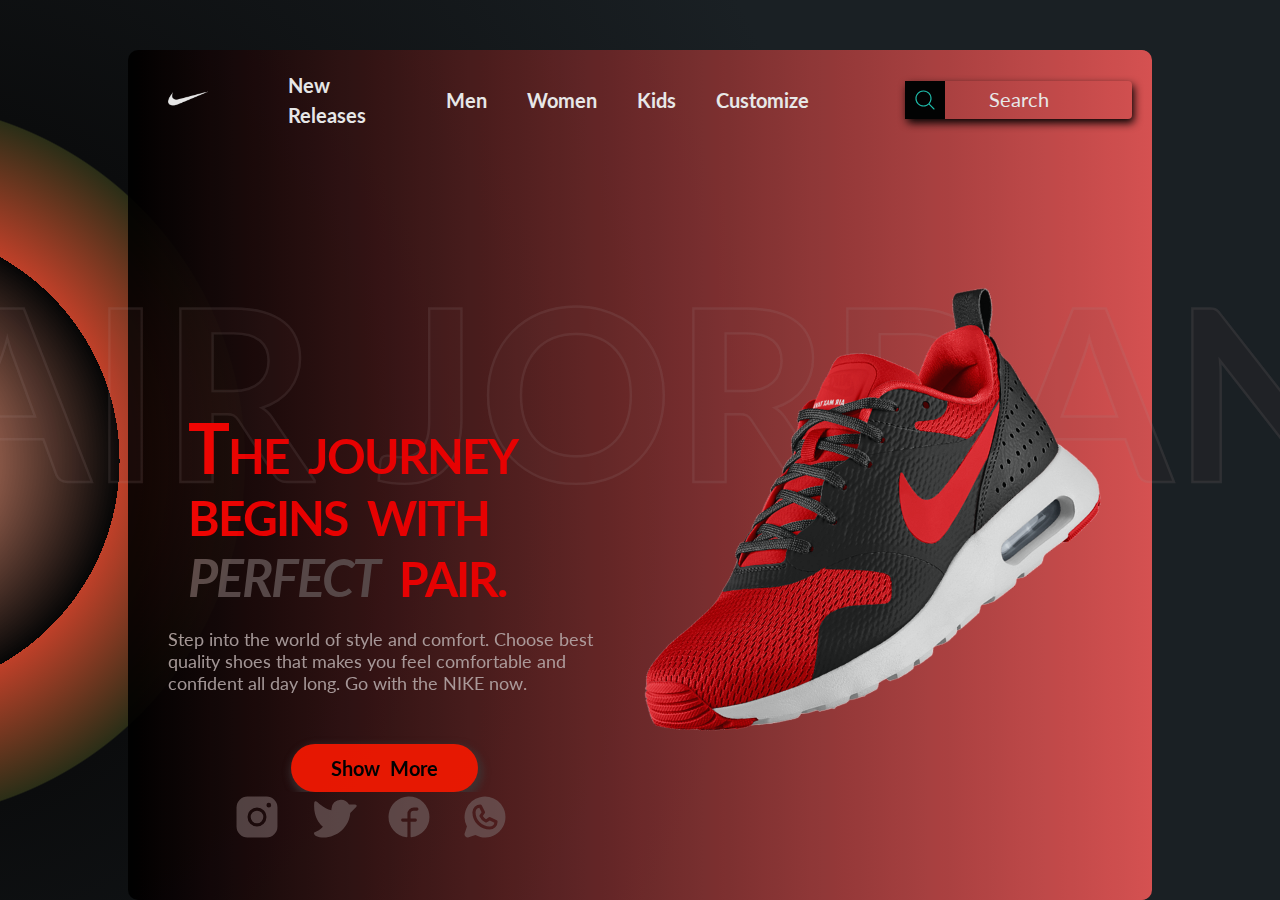
<file: landing-page/index.html>
<!DOCTYPE html>
<html lang="en">
<head>
  <meta charset="UTF-8">
  <meta name="viewport" content="width=device-width, initial-scale=1.0">
  <title>NIKE SHOES</title>
  <link rel="stylesheet" href="style.css">
</head>
<body>
  <div class="container">
    <div class="upper-part">
      <div class="main-header">

        <!-- LEFT HEADER -->
        <div class="main-left-header">
          <div class="nike-logo">
            <img src="img/nike-logo.png" alt="">
            <!-- <img src="img/shoe1.png" alt=""> -->
          </div>
          <nav class="navigation">
            <a href="#">New Releases</a>
            <a href="#">Men</a>
            <a href="#">Women</a>
            <a href="#">Kids</a>
            <a href="#">Customize</a>
          </nav>
        </div>

        <!-- RIGHT HEADER -->
        <div class="main-right-header">
          <div class="search-bar">
            <div class="search-icon">
              <svg xmlns="http://www.w3.org/2000/svg" width="24" height="24" fill="#20d0bc" viewBox="0 0 256 256"><path d="M228.24,219.76l-51.38-51.38a86.15,86.15,0,1,0-8.48,8.48l51.38,51.38a6,6,0,0,0,8.48-8.48ZM38,112a74,74,0,1,1,74,74A74.09,74.09,0,0,1,38,112Z"></path></svg>
            </div>
            <div class="search-box">
              <input type="text" placeholder="Search">
            </div>
          </div>
        </div>
      </div>
    </div>

    <!-- SECTION 1-->
    <div class="main-top-section">
      <div class="bg-text">
        <p>AIR</p>
        <p>JORDAN</p>
      </div>

      <div class="main-section">
        <div class="main-section-left">
          <div class="slogan">
            <p>The Journey begins with <span>perfect</span> pair.</p>
          </div>
          <div class="description">
            <p>Step into the world of style and comfort. Choose best quality shoes that makes you feel comfortable and confident all day long. Go with the NIKE now.</p>
          </div>
          <div class="show-more-btn">
            <a href="#">Show More</a>
          </div>
        </div>

        <div class="main-section-right">
          <div class="shoe-image">
            <!-- <img src="img/main-shoe.png" alt="Nike shoes"> -->
            <img src="img/shoe1.png" alt="">
          </div>
        </div>
      </div>
    </div>

    <div class="social-media-links">
      <div class="social-link">
        <svg class="instagram" xmlns="http://www.w3.org/2000/svg" width="56" height="56" fill="#bd142d" viewBox="0 0 256 256"><path d="M176,24H80A56.06,56.06,0,0,0,24,80v96a56.06,56.06,0,0,0,56,56h96a56.06,56.06,0,0,0,56-56V80A56.06,56.06,0,0,0,176,24ZM128,176a48,48,0,1,1,48-48A48.05,48.05,0,0,1,128,176Zm60-96a12,12,0,1,1,12-12A12,12,0,0,1,188,80Zm-28,48a32,32,0,1,1-32-32A32,32,0,0,1,160,128Z"></path></svg>
      </div>
      <div class="social-link">
        <svg class="twitter" xmlns="http://www.w3.org/2000/svg" width="56" height="56" fill="#bd142d" viewBox="0 0 256 256"><path d="M245.66,77.66l-29.9,29.9C209.72,177.58,150.67,232,80,232c-14.52,0-26.49-2.3-35.58-6.84-7.33-3.67-10.33-7.6-11.08-8.72a8,8,0,0,1,3.85-11.93c.26-.1,24.24-9.31,39.47-26.84a110.93,110.93,0,0,1-21.88-24.2c-12.4-18.41-26.28-50.39-22-98.18a8,8,0,0,1,13.65-4.92c.35.35,33.28,33.1,73.54,43.72V88a47.87,47.87,0,0,1,14.36-34.3A46.87,46.87,0,0,1,168.1,40a48.66,48.66,0,0,1,41.47,24H240a8,8,0,0,1,5.66,13.66Z"></path></svg>
      </div>
      <div class="social-link">
        <svg class="facebook" xmlns="http://www.w3.org/2000/svg" width="56" height="56" fill="#bd142d" viewBox="0 0 256 256"><path d="M232,128a104.16,104.16,0,0,1-91.55,103.26,4,4,0,0,1-4.45-4V152h24a8,8,0,0,0,8-8.53,8.17,8.17,0,0,0-8.25-7.47H136V112a16,16,0,0,1,16-16h16a8,8,0,0,0,8-8.53A8.17,8.17,0,0,0,167.73,80H152a32,32,0,0,0-32,32v24H96a8,8,0,0,0-8,8.53A8.17,8.17,0,0,0,96.27,152H120v75.28a4,4,0,0,1-4.44,4A104.15,104.15,0,0,1,24.07,124.09c2-54,45.74-97.9,99.78-100A104.12,104.12,0,0,1,232,128Z"></path></svg>
      </div>
      <div class="social-link">
        <svg class="whatsapp" xmlns="http://www.w3.org/2000/svg" width="56" height="56" fill="#bd142d" viewBox="0 0 256 256"><path d="M152.58,145.23l23,11.48A24,24,0,0,1,152,176a72.08,72.08,0,0,1-72-72A24,24,0,0,1,99.29,80.46l11.48,23L101,118a8,8,0,0,0-.73,7.51,56.47,56.47,0,0,0,30.15,30.15A8,8,0,0,0,138,155ZM232,128A104,104,0,0,1,79.12,219.82L45.07,231.17a16,16,0,0,1-20.24-20.24l11.35-34.05A104,104,0,1,1,232,128Zm-40,24a8,8,0,0,0-4.42-7.16l-32-16a8,8,0,0,0-8,.5l-14.69,9.8a40.55,40.55,0,0,1-16-16l9.8-14.69a8,8,0,0,0,.5-8l-16-32A8,8,0,0,0,104,64a40,40,0,0,0-40,40,88.1,88.1,0,0,0,88,88A40,40,0,0,0,192,152Z"></path></svg>
      </div>
    </div>
  </div>
</body>
</html>
</file>
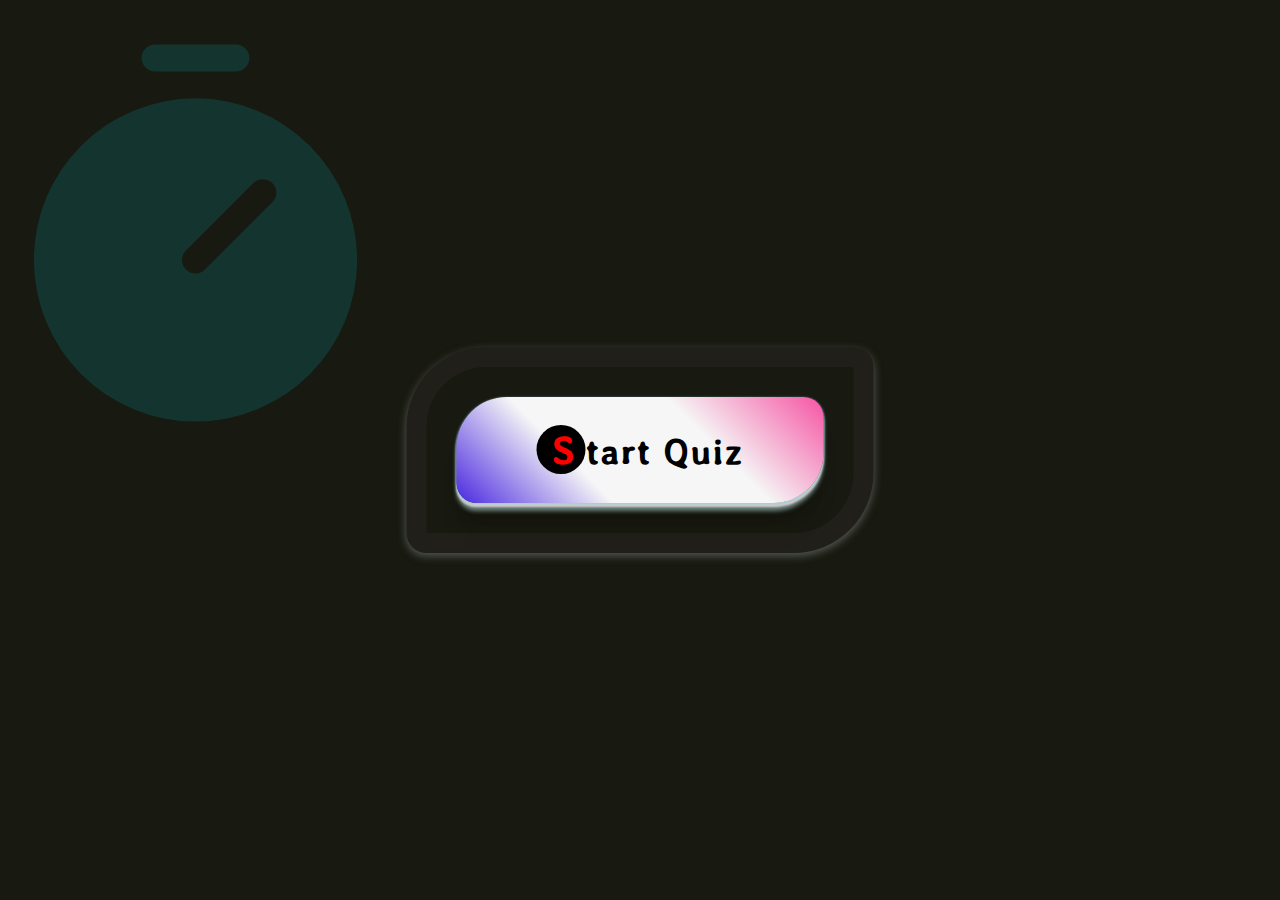
<file: quiz-app-2nd-task/index.html>
<!DOCTYPE html>
<html lang="en">
<head>
  <meta charset="UTF-8">
  <meta name="viewport" content="width=device-width, initial-scale=1.0">
  <title>Awesome Quiz App</title>
  <link rel="stylesheet" href="css/style.css">
  <link rel="stylesheet" href="https://use.fontawesome.com/releases/v5.5.0/css/all.css" integrity="sha384-B4dIYHKNBt8Bc12p+WXckhzcICo0wtJAoU8YZTY5qE0Id1GSseTk6S+L3BlXeVIU" crossorigin="anonymous">
</head>
<body>
  <!-- SCREEN-1 -->
  <!-- START QUIZ BUTTON-->
  <div class="start-btn">
    <button>Start Quiz</button>
  </div>


  <!-- SCREEN-2 -->
  <!-- INFO BOX -->
  <div class="info-box">
    <div class="info-title">
      <span>some Rules of this quiz</span>
    </div>
    <div class="info-list">
      <div class="info">1. You will have only <span class="time-span">15 seconds</span> for each question.</div>
      <div class="info">2. Once you select your answer, it can't be undone.</div>
      <div class="info">3. You can't select any option once time goes off.</div>
      <div class="info">4. You can't exit from the Quiz while you're playing.</div>
      <div class="info">5. You'll get points on the basis of correct answers.</div>
    </div>

    <!-- EXIT RESTART BUTTON -->
    <div class="buttons">
      <button class="quit">Exit Quiz</button>
      <button class="restart">Continue</button>
    </div>
  </div>

  <!-- CLOCK SVG -->
  <svg class="clock-svg" xmlns="http://www.w3.org/2000/svg" width="32" height="32" fill="#fb743a" viewBox="0 0 256 256"><path d="M128,40a96,96,0,1,0,96,96A96.11,96.11,0,0,0,128,40Zm45.66,61.66-40,40a8,8,0,0,1-11.32-11.32l40-40a8,8,0,0,1,11.32,11.32ZM96,16a8,8,0,0,1,8-8h48a8,8,0,0,1,0,16H104A8,8,0,0,1,96,16Z"></path></svg>


  <!-- SCREEN-3 -->
  <!-- QUIZ-BOX -->
  <div class="quiz-box">
    <header>
      <div class="title">Awesome Quiz Application</div>
      <div class="timer">
        <div class="time-left-text">Time Left</div>
        <div class="timer-sec">15</div>
      </div>
      <div class="time-line"></div>
    </header>

    <section>
      <div class="que-text">
        <!-- <span>Which of the following is true about variable naming conventions in Javascript?</span> -->
      </div>
      <div class="option-list">
        <!-- <div class="option incorrect disabled">Javascript variable names must begin with a letter or the underscopre character.
          <div class="icon"><svg class="" http://www.w3.org/2000/svg" x="0px" y="0px" width="40" height="40" viewBox="0 0 48 48"><path fill="#f44336" d="M44,24c0,11.045-8.955,20-20,20S4,35.045,4,24S12.955,4,24,4S44,12.955,44,24z"></path><path fill="#fff" d="M29.656,15.516l2.828,2.828l-14.14,14.14l-2.828-2.828L29.656,15.516z"></path><path fill="#fff" d="M32.484,29.656l-2.828,2.828l-14.14-14.14l2.828-2.828L32.484,29.656z"></path></svg></div>
        </div>
        <div class="option correct disabled">Javscript variable names are case sensitive.
          <div class="icon"><svg class="icon icon-tick" http://www.w3.org/2000/svg" width="35" height="35" viewBox="0 0 24 24"><path fill="#046404f9"  d="M12 0c-6.627 0-12 5.373-12 12s5.373 12 12 12 12-5.373 12-12-5.373-12-12-12zm-1.959 17l-4.5-4.319 1.395-1.435 3.08 2.937 7.021-7.183 1.422 1.409-8.418 8.591z"/></svg></div>
        </div>
        <div class="option disabled">Both of the above.</div>
        <div class="option disabled">None of the above.</div> -->
      </div>
    </section>


    <!-- FOOTER -->
    <footer>
      <div class="total-que">
        <div class="ques-number">
          <span class="cur-ques">1</span>
          <span class="all-ques">/5</span>
          <span class="ques-text">Questions</span>
        </div>
      </div>
      <button class="next-btn show">Next Ques</button>
    </footer>
  </div>


  <!-- SCREEN-4 -->
  <!-- RESULT BOX -->
  <div class="result-box">
    <div class="icon">  
      <svg class="crown-icon" xmlns="http://www.w3.org/2000/svg" viewBox="0 0 576 512"><!--! Font Awesome Free 6.1.1 by @fontawesome - https://fontawesome.com License - https://fontawesome.com/license/free (Icons: CC BY 4.0, Fonts: SIL OFL 1.1, Code: MIT License) Copyright 2022 Fonticons, Inc. --><path d="M576 136c0 22.09-17.91 40-40 40c-.248 0-.4551-.1266-.7031-.1305l-50.52 277.9C482 468.9 468.8 480 453.3 480H122.7c-15.46 0-28.72-11.06-31.48-26.27L40.71 175.9C40.46 175.9 40.25 176 39.1 176c-22.09 0-40-17.91-40-40S17.91 96 39.1 96s40 17.91 40 40c0 8.998-3.521 16.89-8.537 23.57l89.63 71.7c15.91 12.73 39.5 7.544 48.61-10.68l57.6-115.2C255.1 98.34 247.1 86.34 247.1 72C247.1 49.91 265.9 32 288 32s39.1 17.91 39.1 40c0 14.34-7.963 26.34-19.3 33.4l57.6 115.2c9.111 18.22 32.71 23.4 48.61 10.68l89.63-71.7C499.5 152.9 496 144.1 496 136C496 113.9 513.9 96 536 96S576 113.9 576 136z"/></svg>
    </div>

    <div class="complete-text">You've completed the Quiz!</div>
    <div class="score-text">
      <!-- <span>and nice, You got 2 out of 5</span> -->
    </div>
    <div class="button">
      <button class="restart">Replay Quiz</button>
      <button class="quit">Quit Quiz</button>
    </div>
  </div>

  <!-- Question js file -->
  <script src="js/questions.js"></script>
  <script src="js/script.js"></script>
</body>
</html>


<!-- <svg
xmlns="http://www.w3.org/2000/svg"
x="0px" y="0px"
width="48" height="48"
viewBox="0 0 172 172" -->
</file>
<file: landing-page/style.css>
@import url('https://fonts.googleapis.com/css2?family=Lato:wght@300;400;700&display=swap');

*{
  margin: 0;
  padding: 0;
  box-sizing: border-box;
  font-family: 'Lato', sans-serif;
  font-size: 16px;
}

body{
  /* background: #8E0E00; 
  background: -webkit-linear-gradient(to right, #1F1C18, #8E0E00); 
  background: linear-gradient(to right, #1F1C18, #8E0E00);  */

  background: radial-gradient(circle at -8.9% 51.2%, rgba(255, 122, 78, 0.715) 0%, rgba(0, 0, 0, 0.978) 15.9%, rgb(191, 64, 41) 15.9%, rgb(43, 46, 23) 24.4%, rgb(11, 12, 13) 24.5%, rgb(26, 32, 36) 66%);
  

}

::selection{
  color: orangered;
  background-color: black;
}

.container{
  /* background: linear-gradient(45deg, rgb(0, 0, 0), rgba(34, 32, 32, 0.81), rgb(81, 70, 70)); */
  /* background: -webkit-linear-gradient(to right, #000000, #EB5757);  */
  background: linear-gradient(to right, #000000, #EB5757);
  width: 80%;
  height: auto;
  margin: 0 auto;
  display: flex;
  flex-direction: column;
  align-items: center;
  justify-content: center;
  margin-top: 50px;
  padding: 20px 20px;
  border-radius: 10px;
  opacity: 0.9;
}

.upper-part{
  width: 100%;
  height: auto;
  display: flex;
  align-items: center;
  justify-content: center;
  margin-bottom: 50px;
}

.main-header{
  width: 100%;
  height: auto;
  display: flex;
  align-items: center;
  justify-content: space-between;
  gap: 40px;
}

/* MAIN LEFT HEADER */
.main-left-header{
  display: flex;
  align-items: center;
  justify-content: flex-start;
  width: 70%;
  height: 100%;
  gap: 80px;
}

.main-left-header .nike-logo{
  width: 40px;
  height: auto;
  margin-left: 20px;
}

.main-left-header .nike-logo img{
  width: 100%;
  height: auto;
}

.main-left-header .navigation{
  display: flex;
  align-items: center;
  justify-content: space-between;
  gap: 40px;
}

.main-left-header .navigation a{
  font-size: 20px;
  text-transform: capitalize;
  font-weight: 700;
  color: #fff;
  text-decoration: none;
  transition: all 0.3s ease-in;
  line-height: 1.5;
}

.main-left-header .navigation a:hover{
  color: rgb(252, 79, 16);
  transform: scale(0.9);
  border-bottom: 2px solid #fff;
  border-top: 2px solid #fff;
  /* outline: 1px solid #fff; */
}

/* MAIN RIGHT HEADER */
.main-right-header{
  display: flex;
  align-items: center;
  justify-content: flex-end;
  width: 30%;
  height: auto;
}

.main-right-header .search-bar{
  display: flex;
  align-items: center;
  justify-content: center;
  width: 80%;
  height: auto;
  position: relative;
  box-shadow: 2px 4px 8px 0px #000;
  border-radius: 4px;
}

.main-right-header .search-bar .search-icon{
  display: flex;
  align-items: center;
  justify-content: center;
  background-color: black;
  height: 100%;
  position: absolute;
  left: 0px;
  width: 40px;
}

.main-right-header .search-bar .search-box{
  display: flex;
  justify-content: center;
  width: 100%;
}

.main-right-header .search-bar .search-box input{
  width: 75%;
  color: #fff;
  padding: 8px 15px;
  outline: none;
  border: none;
  font-size: 18px;
  background-color: transparent;
}

.search-box input::placeholder{
  font-size: 20px;
  text-align: center;
  color: #fff;
}


/* MAIN SECTION */
.main-top-section{
  width: 100%;
  height: auto;
  overflow: hidden;
  display: flex;
  align-items: center;
  justify-content: center;
  /* background-color: aqua; */
  height: 700px;
}

.main-top-section .bg-text{
  position: absolute;
  top: 30%;
  display: flex;
  align-items: center;
  justify-content: center;
  gap: 50px;
  transform: scale(1.2);
  z-index: 1;
}

/* ADDING OUTLINE TO EACH TEXT */
.main-top-section .bg-text p{
  font-size: 200px;
  font-weight: bold;
  opacity: 0.2;
  color: transparent;
  user-select: none;
  overflow: hidden;
  -webkit-text-stroke: 2px;
  -webkit-text-stroke-color: #ad9696c3;
  -webkit-text-fill-color: rgba(135, 85, 85, 0.401);
  text-shadow: 10px 8px 4px 6px #000000;
}

.main-top-section .main-section{
  position: relative;
  display: flex;
  width: 100%;
  height: auto;
  overflow: hidden;
}

.main-section-left{
  display: flex;
  flex-direction: column;
  align-items: flex-start;
  justify-content: center;
  gap: 20px;
  width: 45%;
  height: 100%;
  z-index: 4;
  margin-top: 14%;
  margin-left: 20px;
}

.main-section-left .slogan{
  margin-left: 20px;
}

.main-section-left .slogan p{
  font-size: 48px;
  font-weight: bold;
  text-transform: uppercase;
  word-spacing: 10px;
  letter-spacing: -2px;
  color: red;
  user-select: none;
}

.main-section-left .slogan p::first-letter{
  font-size: 70px;
}

.main-section-left .slogan p span{
  font-size: 52px;
  /* color: #0ce9d3; */
  color: #5f4f4f;
  font-style: italic;
}

.main-section-left .description{
  color: #cec0c0da;
  width: 100%;
}

.main-section-left .description p{
  font-size: 18px;
}

.main-section-left .show-more-btn{
  background-color: #fff;
  padding: 12px 40px;
  border-radius: 50px;
  margin-top: 20px;
  margin-left: auto;
  margin-right: auto;
  margin-top: 30px;
  background-color: #ff1900;
  box-shadow: 2px 4px 7px 3px #423838c8;
  transition: all 0.4s ease-out;

}

.main-section-left .show-more-btn:hover{
  transform: scale(1.2);
  rotate: 2deg;
  border-radius: 0px;
}

.main-section-left .show-more-btn a{
  font-size: 20px;
  text-decoration: none;
  font-weight: bold;
  word-spacing: 5px;
  color: #000;
}

.main-section-left .show-more-btn a:hover{
  color: #eac8c8;
}


/* MAIN SECTION RIGHT */
.main-section-right{
  height: 100%;
  width: 55%;
  z-index: 4;
  /* background-color: blueviolet; */
}

.main-section-right .shoe-image img{
  width: 100%;
  height: 100%;
  transform: scaleX(-1);
  rotate: -5deg;
}

.social-media-links{
  display: flex;
  align-items: center;
  justify-content: center; 
  gap: 20px;
  /* background-color: aquamarine; */
  position: absolute;
  bottom: 42px;
  left: 14%;
  height: 80px;
  width: 30%;
}

.social-media-links .social-link svg{
  transform: scale(0.9);
  fill: rgba(124, 105, 105, 0.658);
  stroke-width: 2px;
}

.social-media-links .social-link svg.instagram:hover{
  fill: #ff10dbe5;
  transform: scale(1.1);
  padding-bottom: 10px;
}
.social-media-links .social-link svg.twitter:hover{
  fill: skyblue;
  transform: scale(1.1);
  padding-bottom: 10px;
}
.social-media-links .social-link svg.facebook:hover{
  fill: #1d32f5e5;
  transform: scale(1.1);
  padding-bottom: 10px;
}
.social-media-links .social-link svg.whatsapp:hover{
  fill: #2efe09e5;
  transform: scale(1.1);
  padding-bottom: 10px;
}
</file>
<file: quiz-app-2nd-task/css/style.css>
@import url('https://fonts.googleapis.com/css2?family=Stylish&display=swap');

*{
  margin: 0;
  padding: 0;
  box-sizing: border-box;
  font-family: 'Stylish', sans-serif;
}

body{
  background-color: #181910;
}

::selection{
  color: #fff;
  background-color: #860686;
}

.start-btn{
  position: absolute;
  top: 50%;
  left: 50%;
  transform: translate(-50%, -50%);
  border: 20px solid rgba(223, 191, 223, 0.044);
  border-radius: 20px;
  border-top-left-radius: 80px;
  border-bottom-right-radius: 80px;
  padding: 30px;
  box-shadow: 0px 3px 8px rgba(86, 91, 86, 0.958) ;
  z-index: 1;
}

.start-btn button::first-letter{
  font-size: 45px;
  color: red;
  background-color: #000;
  padding: 2px 10px 2px 15px;
  border-radius: 50%;
}

.start-btn button{
  font-size: 40px;
  font-weight: bold;
  letter-spacing: 2px;
  padding: 25px 80px;
  border-radius: 20px;
  background-color: transparent;
  border: none;
  outline: none;
  border-top-left-radius: 50px;
  border-bottom-right-radius: 50px;
  box-shadow: rgba(120, 220, 229, 0.958) 0px 1px 3px, rgba(234, 208, 208, 0.884) 0px 4px 2px, rgba(136, 166, 163, 0.763) 0px 8px 4px, rgba(0, 0, 0, 0.09) 0px 16px 8px, rgba(0, 0, 0, 0.09) 0px 32px 16px;
  background: linear-gradient(45deg, #4927e0, #f6f6f6, #f5f6f5, #f653a4);
  /* transform: scale(0.7); */
  transition: 0.4s ease;
}

.start-btn,
.info-box.activeInfo,
.quiz-box.activeQuiz,
.result-box.activeResult{
  opacity: 1;
  z-index: 4;
  pointer-events: auto;
  transition: all 0.8s ease;
  transform: translate(-50%, -50% );
}

/* .start-btn button:hover{
  transform: rotate(-4deg) scale(0.9);
  font-size: 35px;
  background: linear-gradient(45deg, #eaff32, #04042f, #09f409, #b04179);
  color: #fff;
  letter-spacing: 1px;
  border: 1px solid #000;
  cursor: pointer;
} */

.start-btn button:active{
  transform: rotate(-4deg) scale(0.9);
  font-size: 35px;
  background: linear-gradient(45deg, #eaff32, #04042f, #09f409, #b04179);
  color: #fff;
  letter-spacing: 1px;
  border: 1px solid #000;
  cursor: pointer;
}

.start-btn button:hover::first-letter{
  background-color: rgb(210, 25, 25);
  color: #fff;
}


/* INFO BOX STYLINNG */
.info-box{
  display: flex;
  flex-direction: column;
  align-items: center;
  gap: 40px;
  position: absolute;
  top: 50%;
  left: 50%;
  transform: translate(-50%, -50%);
  box-shadow: 5px 6px 10px 1px rgba(0, 0, 0, 0.449);
  color: #fff;
  width: 700px;
  padding: 6px;
  opacity: 0;
  pointer-events: none;
  z-index: 1;
  transition: all 0.2s ease;
}

.info-box .info-title{
  font-size: 45px;
  text-transform: capitalize;
  width: 100%;
  border-bottom: 2px solid #fff;
  text-align: center;
}

.info-box .info-list{
  font-size: 20px;
  margin-bottom: 10px;

}

.info-box .info-list span.time-span{
  color: aqua;
}

/* .info-box .info-list:nth-child(even){
  color: yellow;
} */

.info-box .info-list .info{
  word-spacing: 4px;
  margin-bottom: 2px;
}

.info-box .info-list .info:nth-child(even){
  color: yellow;
}
.info-box .info-list .info:nth-child(odd){
  color: rgb(255, 71, 71);
}

.info-box .info-list .info::first-letter{
  color: aqua;
  font-size: 25px;
  margin-bottom: 4px;
}

.info-box .buttons{
  display: flex;
  justify-content: center;
  align-items: flex-end;
  gap: 30px;
  /* border: 2px solid white; */
  height: 60px;
  margin-bottom: 5px;
}

/* .info-box .buttons  */
.quit,
.restart{
  padding: 10px 40px;
  border-top-left-radius: 50px;
  border-top-right-radius: 50px;
  border-bottom-right-radius: 10px;
  border-bottom-left-radius: 10px;
  font-size: 20px;
  font-weight: bold;
  background-color: transparent;
  color: #fff;
  /* outline: none;
  border: none; */
  box-shadow: 5px 6px 10px 1px rgba(0, 0, 0, 0.725);
  transition: all 0.5s ease;
}

/* .info-box .buttons  */
.restart{
  background-color: #000;
}

/* .info-box .buttons  */
.quit::first-letter, 
.restart::first-letter{
  background-color: red;
  color: #fff;
  padding: 4px 5px 4px 10px;
  border-radius: 50%;
}

/* .info-box .buttons  */
.quit:hover::first-letter,
.restart:hover::first-letter{
  color: red;
  background: #fff;
  font-size: 22px;
}

/* .info-box .buttons  */
.quit:hover,
.restart:hover{
  color: red;
  cursor: pointer;
}


/* QUIZ BOX */
.quiz-box{
  position: absolute;
  top: 50%;
  left: 50%;
  transform: translate(-50%, -50%);
  color: #fff;
  /* border: 2px solid yellow; */
  max-width: 800px;
  width: 100%;
  height: 70vh;
  display: flex;
  flex-direction: column;
  align-items: flex-start;
  gap: 20px;
  transition: all 0.3s ease;
  overflow: none;
  opacity: 0;
  z-index: 1;
  pointer-events: none;
}

.quiz-box header{
  display: flex;
  justify-content: space-between;
  align-items: center;
  /* padding: 15px 30px; */
  background-color: #000;
  width: 100%;
  border-top-left-radius: 10px;
  border-top-right-radius: 10px;
  user-select: none;
}

.quiz-box header .title{
  font-size: 28px;
  letter-spacing: -1px;
  margin-left: 20px;
}

.quiz-box header .timer{
  width: 240px;
  height: 100%;
  display: flex;
  align-items: center;
  justify-content: center;
  gap: 10px;
  background-color: #ffffff31;
  padding: 10px;
  padding-left: 20px;
  padding-right: 20px;
  border-top-right-radius: 10px;
}

.quiz-box header .timer .time-left-text{
  user-select: none;
  font-size: 28px;
  color: #fff;
  background-color: #00eeffa7;
  font-weight: bold;
  width: 100%;
  padding: 20px 0;
  padding-right: 40px;
  padding-left: 30px;
  text-align: center;
  border-radius: 5px;
  margin-right: 14px;
  position: relative;
}

.quiz-box header .timer .time-left-text::first-letter{
  font-size: 34px;
  color: #000;
}

.quiz-box header .timer .timer-sec{
  position: absolute;
  right: 10px;
  background-color: #fff;
  color: #000;
  padding: 12px 20px 12px 15px;
  font-size: 24px;
  font-weight: bold;
  border-radius: 8px;
  border: 5px solid rgba(13, 178, 178, 0.651);
  width: 60px;
  text-align: center;
}

.time-line{
  position: absolute;
  top: 103px;
  width: 100%;
  height: 4px;
  background-color: #1eff00a7;
}

.clock-svg{
  position: absolute;
  left: -20px;
  top: -5px;
  height: 70%;
  fill: #00eeffa7;
  opacity: 0.2;
  width: 431px;
  height: 503px;
}

.quiz-box section{
  position: sticky;
  background-color: #00eeffa7;
  display: flex;
  flex-direction: column;
  justify-content: center;
  padding: 10px 12px;
  gap: 30px;
  width: 100%;
  border-radius: 5px;
}

.quiz-box section .que-text{
  display: flex;
  align-items: center;
  justify-content: flex-start;
  width: 100%;
  margin-bottom: 20px;
  margin-top: 40px;
}

.quiz-box section .que-text span{
  font-size: 30px;
  font-weight: bold;
  letter-spacing: 1px;
}

.quiz-box section .option-list{
  display: flex;
  flex-direction: column;
  align-items: flex-start;
  justify-content: center;
  margin-bottom: 20px;
  gap: 15px;
}

.quiz-box section .option-list .option{
  display: flex;
  align-items: center;
  justify-content: space-between;
  font-size: 20px;
  color: #fff;
  background-color: rgba(255, 255, 255, 0.174);
  box-shadow: 4px 2px 2px 0px rgba(255, 255, 255, 0.464);
  width: 100%;
  height: 80px;
  padding: 20px;
  border-radius: 5px;
  transition: all 0.3s ease;
}

.quiz-box section .option-list .option.correct{
  border: 5px solid green;
  background-color: rgba(42, 185, 42, 0.621);
  color: #fff;
}

.quiz-box section .option-list .option.incorrect{
  border: 5px solid rgb(172, 4, 4);
  background-color: rgba(121, 5, 5, 0.766);
  color: #fff;
}


section .option-list .option:hover{
  background-color: #000;
  color: #00eeffa7;
  cursor: pointer;
}

section .option-list .option.disabled{
  pointer-events: none;
}

/* FOOTER */
footer{
  width: 100%;
  height: auto;
  padding: 10px 0;
  margin-top: 0;
  display: flex;
  align-items: center;
  justify-content: flex-end;
  gap: 20px;
}

footer .total-que{
  display: flex;
  align-items: center;
  justify-content: space-between;
  padding: 10px 20px;
  /* background-color: #00eeffa7; */
  /* color: #000; */
  background-color: #a60505;
  background-color: #000;
  border: 1px solid #1ef50a7f;
  user-select: none;
  border-radius: 5px;
}

footer .total-ques .ques-number{
  display: flex;
  align-items: center;
  justify-content: center;
  padding: 10px;
}

footer .total-que .ques-number .cur-ques{
  font-size: 40px;
  font-weight: bold;
  color: yellow;
}

footer .total-que .ques-number .all-ques{
  font-size: 25px;
  font-weight: bold;
}

footer .total-que .ques-number .ques-text{
  margin-left: 5px;
  font-weight: bold;
}

footer .next-btn{
  height: 70px;
  padding: 10px 40px;
  border-radius: 5px;
  font-size: 24px;
  font-weight: bold;
  color: #fff;
  background-color: #1ef50a7f;
  outline: none;
  border: none;
  transition: 0.3s ease;
  opacity: 0;
  pointer-events: none;
}

footer button.show{
  opacity: 1;
  pointer-events: auto;
  transform: scale(1);
}

/* footer .next-btn:hover{
  background-color: #a19b9b6d;
  color: #000;
  cursor: pointer;
  transform: scale(0.95);
} */

footer .next-btn:active{
  background-color: #a19b9b6d;
  color: #000;
  cursor: pointer;
  transform: scale(0.95);
}

.hide{
  display: none;
}


/* RESULT BOX */
.result-box{
  width: 800px;
  display: flex;
  flex-direction: column;
  align-items: center;
  justify-content: center;
  position: absolute;
  top: 50%;
  left: 50%;
  transform: translate(-50%, -50%);
  background-color: #2e2e2b88;
  padding: 30px 100px;
  transform: translate(-50%, -50%) scale(0.9);
  border-radius: 5px;
  box-shadow: 4px 6px 10px 0 rgba(0, 0, 0, 0.575);
  transition: all 0.3 ease;
  pointer-events: none;
  opacity: 0;
}

.result-box .icon .crown-icon{
  width: 100%;
  margin-bottom: 20px;
  fill: #ff2f2f;
  /* stroke: #06ffe2; */
  stroke-width: 15px;
}

.result-box .button{
  display: flex;
  align-items: center;
  justify-content: center;
  gap: 50px;
  /* border: 2px solid yellow; */
  height: 90px;
}

.result-box .complete-text{
  color: #fff;
  font-size: 20px;
  word-spacing: 4px;
}

.result-box .score-text{
  font-size: 35px;
  color: #fff;
  color: #00eeffa7;
  font-weight: bold;
  margin-bottom: 30px;
}
</file>
